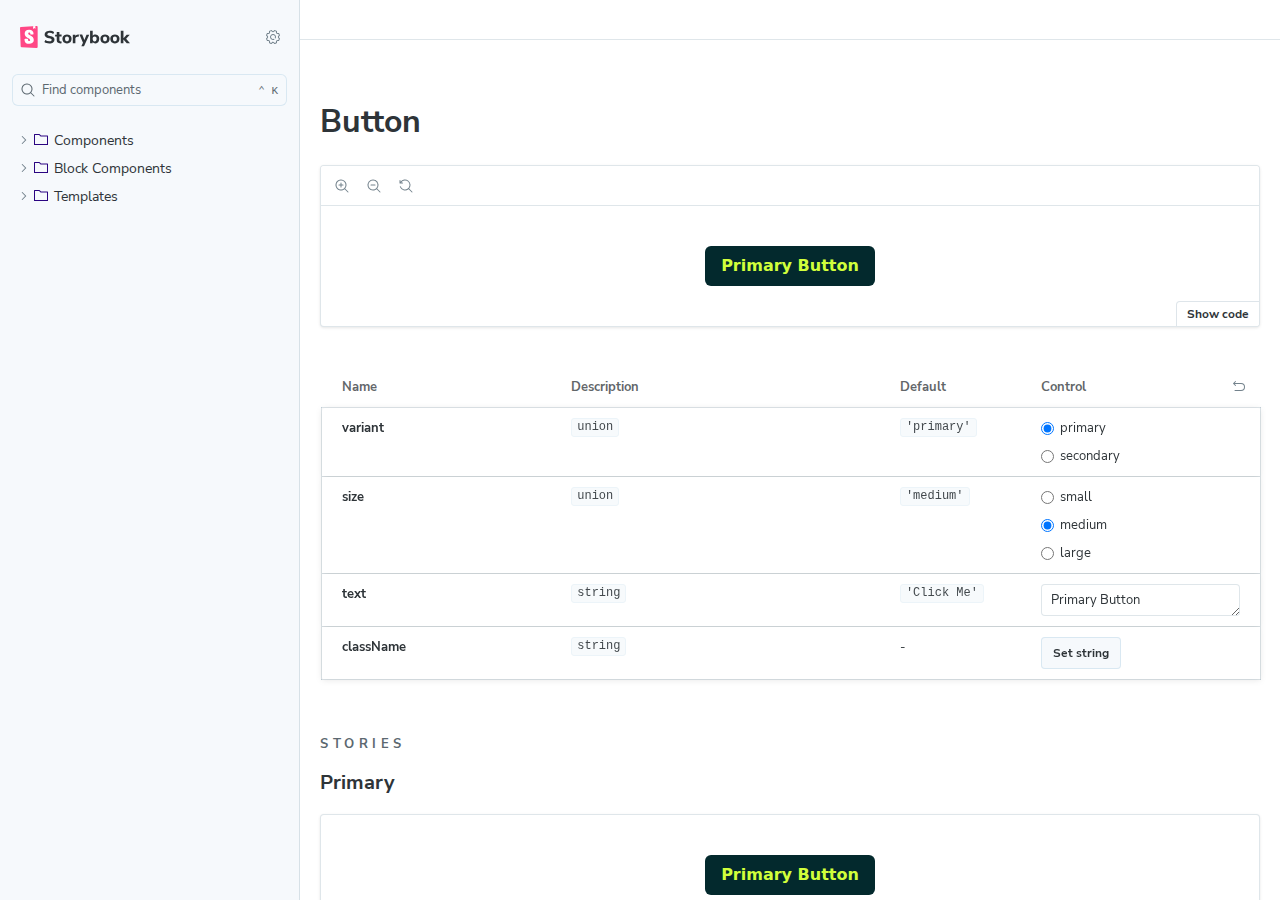
<file: components-storybook/index.html>
<!DOCTYPE html>
<html lang="en">
  <head>
    <meta charset="utf-8" />

    <title>@storybook/core - Storybook</title>
    <meta name="viewport" content="width=device-width, initial-scale=1, maximum-scale=1" />

    
    <link rel="icon" type="image/svg+xml" href="./favicon.svg" />
    
    <style>
      @font-face {
        font-family: 'Nunito Sans';
        font-style: normal;
        font-weight: 400;
        font-display: swap;
        src: url('./sb-common-assets/nunito-sans-regular.woff2') format('woff2');
      }

      @font-face {
        font-family: 'Nunito Sans';
        font-style: italic;
        font-weight: 400;
        font-display: swap;
        src: url('./sb-common-assets/nunito-sans-italic.woff2') format('woff2');
      }

      @font-face {
        font-family: 'Nunito Sans';
        font-style: normal;
        font-weight: 700;
        font-display: swap;
        src: url('./sb-common-assets/nunito-sans-bold.woff2') format('woff2');
      }

      @font-face {
        font-family: 'Nunito Sans';
        font-style: italic;
        font-weight: 700;
        font-display: swap;
        src: url('./sb-common-assets/nunito-sans-bold-italic.woff2') format('woff2');
      }
    </style>

    <link href="./sb-manager/runtime.js" rel="modulepreload" />

    
    <link href="./sb-addons/storybook-core-core-server-presets-0/common-manager-bundle.js" rel="modulepreload" />
    
    <link href="./sb-addons/essentials-controls-1/manager-bundle.js" rel="modulepreload" />
    
    <link href="./sb-addons/essentials-actions-2/manager-bundle.js" rel="modulepreload" />
    
    <link href="./sb-addons/essentials-docs-3/manager-bundle.js" rel="modulepreload" />
    
    <link href="./sb-addons/essentials-backgrounds-4/manager-bundle.js" rel="modulepreload" />
    
    <link href="./sb-addons/essentials-toolbars-5/manager-bundle.js" rel="modulepreload" />
    
    <link href="./sb-addons/essentials-measure-6/manager-bundle.js" rel="modulepreload" />
    
    <link href="./sb-addons/essentials-outline-7/manager-bundle.js" rel="modulepreload" />
    
    <link href="./sb-addons/viewport-8/manager-bundle.js" rel="modulepreload" />
    
    <link href="./sb-addons/apps-templates-sesimi-au-components-storybook-storybook-9/manager-bundle.js" rel="modulepreload" />
       

    <style>
      #storybook-root[hidden] {
        display: none !important;
      }
    </style>

    
  </head>
  <body>
    <div id="root"></div>

    
    <script>
      
        
          window['FEATURES'] = {
  "argTypeTargetsV7": true,
  "legacyDecoratorFileOrder": false,
  "disallowImplicitActionsInRenderV8": true
};
        
      
        
          window['REFS'] = {};
        
      
        
          window['LOGLEVEL'] = "info";
        
      
        
          window['DOCS_OPTIONS'] = {
  "defaultName": "Docs",
  "autodocs": "tag"
};
        
      
        
          window['CONFIG_TYPE'] = "PRODUCTION";
        
      
        
      
        
      
        
          window['TAGS_OPTIONS'] = {
  "dev-only": {
    "excludeFromDocsStories": true
  },
  "docs-only": {
    "excludeFromSidebar": true
  },
  "test-only": {
    "excludeFromSidebar": true,
    "excludeFromDocsStories": true
  }
};
        
      
        
          window['STORYBOOK_RENDERER'] = "react";
        
      
        
          window['STORYBOOK_BUILDER'] = "@storybook/builder-vite";
        
      
        
          window['STORYBOOK_FRAMEWORK'] = "@storybook/react-vite";
        
      
    </script>
    

    <script type="module">
      import './sb-manager/globals-runtime.js';
      
      
        import './sb-addons/storybook-core-core-server-presets-0/common-manager-bundle.js';
      
        import './sb-addons/essentials-controls-1/manager-bundle.js';
      
        import './sb-addons/essentials-actions-2/manager-bundle.js';
      
        import './sb-addons/essentials-docs-3/manager-bundle.js';
      
        import './sb-addons/essentials-backgrounds-4/manager-bundle.js';
      
        import './sb-addons/essentials-toolbars-5/manager-bundle.js';
      
        import './sb-addons/essentials-measure-6/manager-bundle.js';
      
        import './sb-addons/essentials-outline-7/manager-bundle.js';
      
        import './sb-addons/viewport-8/manager-bundle.js';
      
        import './sb-addons/apps-templates-sesimi-au-components-storybook-storybook-9/manager-bundle.js';
      
      
      import './sb-manager/runtime.js';
    </script>
  </body>
</html>
</file>
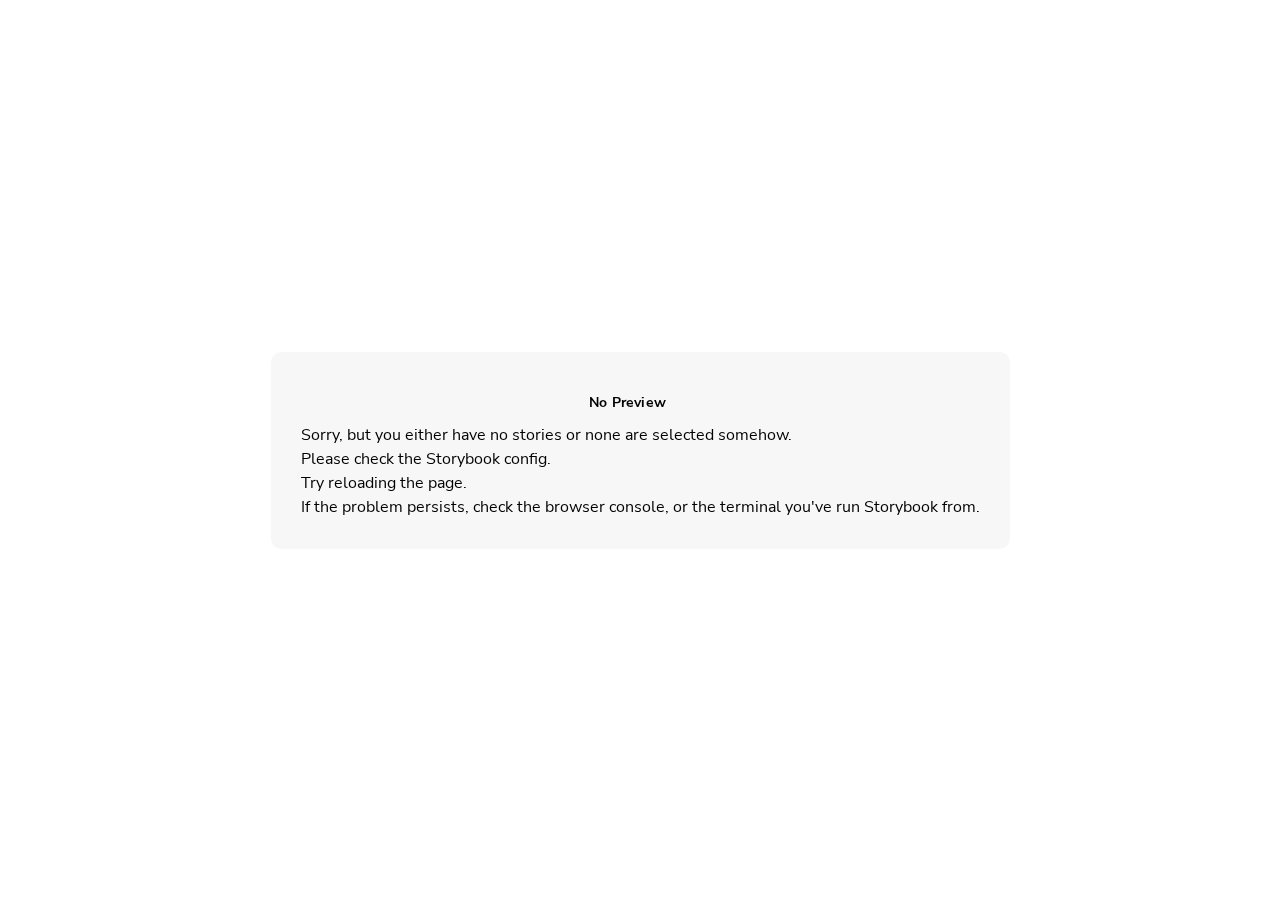
<file: components-storybook/iframe.html>
<!doctype html>
<!--suppress HtmlUnknownTarget -->
<html lang="en">
  <head>
    <meta charset="utf-8" />
    <title>Storybook</title>
    <meta name="viewport" content="width=device-width, initial-scale=1" />

    <style>
      @font-face {
        font-family: 'Nunito Sans';
        font-style: normal;
        font-weight: 400;
        font-display: swap;
        src: url('./sb-common-assets/nunito-sans-regular.woff2') format('woff2');
      }

      @font-face {
        font-family: 'Nunito Sans';
        font-style: italic;
        font-weight: 400;
        font-display: swap;
        src: url('./sb-common-assets/nunito-sans-italic.woff2') format('woff2');
      }

      @font-face {
        font-family: 'Nunito Sans';
        font-style: normal;
        font-weight: 700;
        font-display: swap;
        src: url('./sb-common-assets/nunito-sans-bold.woff2') format('woff2');
      }

      @font-face {
        font-family: 'Nunito Sans';
        font-style: italic;
        font-weight: 700;
        font-display: swap;
        src: url('./sb-common-assets/nunito-sans-bold-italic.woff2') format('woff2');
      }
    </style>

    <script>
      window.CONFIG_TYPE = 'PRODUCTION';
      window.LOGLEVEL = 'info';
      window.FRAMEWORK_OPTIONS = {"builder":{"viteConfigPath":"apps/templates/sesimi-au/components-storybook/vite.config.ts"}};
      window.CHANNEL_OPTIONS = {};
      window.FEATURES = {"argTypeTargetsV7":true,"legacyDecoratorFileOrder":false,"disallowImplicitActionsInRenderV8":true};
      window.STORIES = [{"titlePrefix":"","directory":"./apps/templates/sesimi-au/components-storybook/src","files":"**/*.stories.@(ts|tsx|mdx)","importPathMatcher":"^\\.[\\\\/](?:apps\\/templates\\/sesimi-au\\/components-storybook\\/src(?:\\/(?!\\.)(?:(?:(?!(?:^|\\/)\\.).)*?)\\/|\\/|$)(?!\\.)(?=.)[^/]*?\\.stories\\.(ts|tsx|mdx))$"}];
      window.DOCS_OPTIONS = {"defaultName":"Docs","autodocs":"tag"};
      window.TAGS_OPTIONS = {"dev-only":{"excludeFromDocsStories":true},"docs-only":{"excludeFromSidebar":true},"test-only":{"excludeFromSidebar":true,"excludeFromDocsStories":true}};

      

      // We do this so that "module && module.hot" etc. in Storybook source code
      // doesn't fail (it will simply be disabled)
      window.module = undefined;
      window.global = window;
    </script>
    <base target="_parent" />

<style>
  /* While we aren't showing the main block yet, but still preparing, we want everything the user
     has rendered, which may or may not be in #storybook-root, to be display none */
  .sb-show-preparing-story:not(.sb-show-main) > :not(.sb-preparing-story) {
    display: none;
  }

  .sb-show-preparing-docs:not(.sb-show-main) > :not(.sb-preparing-docs) {
    display: none;
  }

  /* Hide our own blocks when we aren't supposed to be showing them */
  :not(.sb-show-preparing-story) > .sb-preparing-story,
  :not(.sb-show-preparing-docs) > .sb-preparing-docs,
  :not(.sb-show-nopreview) > .sb-nopreview,
  :not(.sb-show-errordisplay) > .sb-errordisplay {
    display: none;
  }

  .sb-show-main.sb-main-centered {
    margin: 0;
    display: flex;
    align-items: center;
    min-height: 100vh;
  }

  .sb-show-main.sb-main-centered #storybook-root {
    box-sizing: border-box;
    margin: auto;
    padding: 1rem;
    max-height: 100%;
    /* Hack for centering correctly in IE11 */
  }

  /* Vertical centering fix for IE11 */
  @media screen and (-ms-high-contrast: none), (-ms-high-contrast: active) {
    .sb-show-main.sb-main-centered:after {
      content: '';
      min-height: inherit;
      font-size: 0;
    }
  }

  .sb-show-main.sb-main-fullscreen {
    margin: 0;
    padding: 0;
    display: block;
  }

  .sb-show-main.sb-main-padded {
    margin: 0;
    padding: 1rem;
    display: block;
    box-sizing: border-box;
  }

  .sb-wrapper {
    position: fixed;
    top: 0;
    bottom: 0;
    left: 0;
    right: 0;
    box-sizing: border-box;

    padding: 40px;
    font-family:
      'Nunito Sans',
      -apple-system,
      '.SFNSText-Regular',
      'San Francisco',
      BlinkMacSystemFont,
      'Segoe UI',
      'Helvetica Neue',
      Helvetica,
      Arial,
      sans-serif;
    -webkit-font-smoothing: antialiased;
    overflow: auto;
  }

  @media (max-width: 700px) {
    .sb-wrapper {
      padding: 20px;
    }
  }

  @media (max-width: 500px) {
    .sb-wrapper {
      padding: 10px;
    }
  }

  .sb-heading {
    font-size: 14px;
    font-weight: 600;
    letter-spacing: 0.2px;
    margin: 10px 0;
    padding-right: 25px;
  }

  .sb-nopreview {
    display: flex;
    align-content: center;
    justify-content: center;
    box-sizing: border-box;
  }

  .sb-nopreview_main {
    margin: auto;
    padding: 30px;
    border-radius: 10px;
    background: rgba(0, 0, 0, 0.03);
  }

  .sb-nopreview_heading {
    text-align: center;
  }

  .sb-errordisplay {
    background: #f6f9fc;
    color: black;
    z-index: 999999;
    width: 100vw;
    min-height: 100vh;
    box-sizing: border-box;

    & ol {
      padding-left: 18px;
      margin: 0;
    }

    & h1 {
      font-family: Nunito Sans;
      font-size: 22px;
      font-weight: 400;
      line-height: 30px;
      font-weight: normal;
      margin: 0;

      &::before {
        content: '';
        display: inline-block;
        width: 12px;
        height: 12px;
        background: #ff4400;
        border-radius: 50%;
        margin-right: 8px;
      }
    }

    & p,
    & ol {
      font-family: Nunito Sans;
      font-size: 14px;
      font-weight: 400;
      line-height: 19px;
      margin: 0;
    }

    & li + li {
      margin: 0;
      padding: 0;
      padding-top: 12px;
    }

    & a {
      color: currentColor;
    }
  }

  .sb-errordisplay_main {
    margin: auto;
    padding: 24px;
    display: flex;
    box-sizing: border-box;

    flex-direction: column;
    min-height: 100%;
    width: 100%;
    border-radius: 6px;
    background: white;
    border: 1px solid #ff0000;
    box-shadow: 0 0 64px rgba(0, 0, 0, 0.1);
    gap: 24px;
  }

  .sb-errordisplay_code {
    padding: 10px;
    flex: 1;
    background: #242424;
    color: #c6c6c6;
    box-sizing: border-box;

    font-size: 14px;
    font-weight: 400;
    line-height: 19px;
    border-radius: 4px;

    font-family: 'Operator Mono', 'Fira Code Retina', 'Fira Code', 'FiraCode-Retina', 'Andale Mono',
      'Lucida Console', Consolas, Monaco, monospace;
    margin: 0;
    overflow: auto;
  }

  .sb-errordisplay pre {
    white-space: pre-wrap;
    white-space: revert;
  }

  @-webkit-keyframes sb-rotate360 {
    from {
      transform: rotate(0deg);
    }

    to {
      transform: rotate(360deg);
    }
  }

  @keyframes sb-rotate360 {
    from {
      transform: rotate(0deg);
    }

    to {
      transform: rotate(360deg);
    }
  }

  @-webkit-keyframes sb-glow {
    0%,
    100% {
      opacity: 1;
    }

    50% {
      opacity: 0.4;
    }
  }

  @keyframes sb-glow {
    0%,
    100% {
      opacity: 1;
    }

    50% {
      opacity: 0.4;
    }
  }

  /* We display the preparing loaders *over* the rendering story */
  .sb-preparing-story,
  .sb-preparing-docs {
    background-color: white;
    /* Maximum possible z-index. It would be better to use stacking contexts to ensure it's always
    on top, but this isn't possible as it would require making CSS changes that could affect user code */
    z-index: 2147483647;
  }

  .sb-loader {
    -webkit-animation: sb-rotate360 0.7s linear infinite;
    animation: sb-rotate360 0.7s linear infinite;
    border-color: rgba(97, 97, 97, 0.29);
    border-radius: 50%;
    border-style: solid;
    border-top-color: #646464;
    border-width: 2px;
    display: inline-block;
    height: 32px;
    left: 50%;
    margin-left: -16px;
    margin-top: -16px;
    mix-blend-mode: difference;
    overflow: hidden;
    position: absolute;
    top: 50%;
    transition: all 200ms ease-out;
    vertical-align: top;
    width: 32px;
    z-index: 4;
  }

  .sb-previewBlock {
    background: #fff;
    border: 1px solid rgba(0, 0, 0, 0.1);
    border-radius: 4px;
    box-shadow: rgba(0, 0, 0, 0.1) 0 1px 3px 0;
    margin: 25px auto 40px;
    max-width: 600px;
  }

  .sb-previewBlock_header {
    align-items: center;
    box-shadow: rgba(0, 0, 0, 0.1) 0 -1px 0 0 inset;
    display: flex;
    gap: 14px;
    height: 40px;
    padding: 0 12px;
  }

  .sb-previewBlock_icon {
    -webkit-animation: sb-glow 1.5s ease-in-out infinite;
    animation: sb-glow 1.5s ease-in-out infinite;
    background: #e6e6e6;
    height: 14px;
    width: 14px;
  }

  .sb-previewBlock_icon:last-child {
    margin-left: auto;
  }

  .sb-previewBlock_body {
    -webkit-animation: sb-glow 1.5s ease-in-out infinite;
    animation: sb-glow 1.5s ease-in-out infinite;
    height: 182px;
    position: relative;
  }

  .sb-argstableBlock {
    border-collapse: collapse;
    border-spacing: 0;
    font-size: 13px;
    line-height: 20px;
    margin: 25px auto 40px;
    max-width: 600px;
    text-align: left;
    width: 100%;
  }

  .sb-argstableBlock th:first-of-type,
  .sb-argstableBlock td:first-of-type {
    padding-left: 20px;
  }

  .sb-argstableBlock th:nth-of-type(2),
  .sb-argstableBlock td:nth-of-type(2) {
    width: 35%;
  }

  .sb-argstableBlock th:nth-of-type(3),
  .sb-argstableBlock td:nth-of-type(3) {
    width: 15%;
  }

  .sb-argstableBlock th:last-of-type,
  .sb-argstableBlock td:last-of-type {
    width: 25%;
    padding-right: 20px;
  }

  .sb-argstableBlock th span,
  .sb-argstableBlock td span {
    -webkit-animation: sb-glow 1.5s ease-in-out infinite;
    animation: sb-glow 1.5s ease-in-out infinite;
    background-color: rgba(0, 0, 0, 0.1);
    border-radius: 0;
    box-shadow: none;
    color: transparent;
  }

  .sb-argstableBlock th {
    padding: 10px 15px;
  }

  .sb-argstableBlock-body {
    border-radius: 4px;
    box-shadow:
      rgba(0, 0, 0, 0.1) 0 1px 3px 1px,
      rgba(0, 0, 0, 0.065) 0 0 0 1px;
  }

  .sb-argstableBlock-body tr {
    background: transparent;
    overflow: hidden;
  }

  .sb-argstableBlock-body tr:not(:first-child) {
    border-top: 1px solid #e6e6e6;
  }

  .sb-argstableBlock-body tr:first-child td:first-child {
    border-top-left-radius: 4px;
  }

  .sb-argstableBlock-body tr:first-child td:last-child {
    border-top-right-radius: 4px;
  }

  .sb-argstableBlock-body tr:last-child td:first-child {
    border-bottom-left-radius: 4px;
  }

  .sb-argstableBlock-body tr:last-child td:last-child {
    border-bottom-right-radius: 4px;
  }

  .sb-argstableBlock-body td {
    background: #fff;
    padding-bottom: 10px;
    padding-top: 10px;
    vertical-align: top;
  }

  .sb-argstableBlock-body td:not(:first-of-type) {
    padding-left: 15px;
    padding-right: 15px;
  }

  .sb-argstableBlock-body button {
    -webkit-animation: sb-glow 1.5s ease-in-out infinite;
    animation: sb-glow 1.5s ease-in-out infinite;
    background-color: rgba(0, 0, 0, 0.1);
    border: 0;
    border-radius: 0;
    box-shadow: none;
    color: transparent;
    display: inline;
    font-size: 12px;
    line-height: 1;
    padding: 10px 16px;
  }

  .sb-argstableBlock-summary {
    margin-top: 4px;
  }

  .sb-argstableBlock-code {
    margin-right: 4px;
    margin-bottom: 4px;
    padding: 2px 5px;
  }
</style>

<script>
  /* globals window */
  /* eslint-disable no-underscore-dangle */
  try {
    if (window.top !== window) {
      window.__REACT_DEVTOOLS_GLOBAL_HOOK__ = window.top.__REACT_DEVTOOLS_GLOBAL_HOOK__;
      window.__VUE_DEVTOOLS_GLOBAL_HOOK__ = window.top.__VUE_DEVTOOLS_GLOBAL_HOOK__;
      window.top.__VUE_DEVTOOLS_CONTEXT__ = window.document;
    }
  } catch (e) {
    // eslint-disable-next-line no-console
    console.warn('unable to connect to top frame for connecting dev tools');
  }
</script>

    <script type="module" crossorigin src="./assets/iframe-BPtRRXTn.js"></script>
  </head>

  <body>
    <div class="sb-preparing-story sb-wrapper">
  <div class="sb-loader"></div>
</div>

<div class="sb-preparing-docs sb-wrapper">
  <div class="sb-previewBlock">
    <div class="sb-previewBlock_header">
      <div class="sb-previewBlock_icon"></div>
      <div class="sb-previewBlock_icon"></div>
      <div class="sb-previewBlock_icon"></div>
      <div class="sb-previewBlock_icon"></div>
    </div>
    <div class="sb-previewBlock_body">
      <div class="sb-loader"></div>
    </div>
  </div>
  <table aria-hidden="true" class="sb-argstableBlock">
    <thead class="sb-argstableBlock-head">
      <tr>
        <th><span>Name</span></th>
        <th><span>Description</span></th>
        <th><span>Default</span></th>
        <th><span>Control </span></th>
      </tr>
    </thead>
    <tbody class="sb-argstableBlock-body">
      <tr>
        <td><span>propertyName</span><span title="Required">*</span></td>
        <td>
          <div><span>This is a short description</span></div>
          <div class="sb-argstableBlock-summary">
            <div><span class="sb-argstableBlock-code">summary</span></div>
          </div>
        </td>
        <td>
          <div><span class="sb-argstableBlock-code">defaultValue</span></div>
        </td>
        <td><button>Set string</button></td>
      </tr>
      <tr>
        <td><span>propertyName</span><span>*</span></td>
        <td>
          <div><span>This is a short description</span></div>
          <div class="sb-argstableBlock-summary">
            <div><span class="sb-argstableBlock-code">summary</span></div>
          </div>
        </td>
        <td>
          <div><span class="sb-argstableBlock-code">defaultValue</span></div>
        </td>
        <td><button>Set string</button></td>
      </tr>
      <tr>
        <td><span>propertyName</span><span>*</span></td>
        <td>
          <div><span>This is a short description</span></div>
          <div class="sb-argstableBlock-summary">
            <div><span class="sb-argstableBlock-code">summary</span></div>
          </div>
        </td>
        <td>
          <div><span class="sb-argstableBlock-code">defaultValue</span></div>
        </td>
        <td><button>Set string</button></td>
      </tr>
    </tbody>
  </table>
</div>

<div class="sb-nopreview sb-wrapper">
  <div class="sb-nopreview_main">
    <h1 class="sb-nopreview_heading sb-heading">No Preview</h1>
    <p>Sorry, but you either have no stories or none are selected somehow.</p>
    <ul>
      <li>Please check the Storybook config.</li>
      <li>Try reloading the page.</li>
    </ul>
    <p>
      If the problem persists, check the browser console, or the terminal you've run Storybook from.
    </p>
  </div>
</div>

<div class="sb-errordisplay sb-wrapper">
  <div class="sb-errordisplay_main">
    <h1 id="error-message"></h1>
    <p>
      The component failed to render properly, likely due to a configuration issue in Storybook.
      Here are some common causes and how you can address them:
    </p>
    <ol>
      <li>
        <strong>Missing Context/Providers</strong>: You can use decorators to supply specific
        contexts or providers, which are sometimes necessary for components to render correctly. For
        detailed instructions on using decorators, please visit the
        <a href="https://storybook.js.org/docs/writing-stories/decorators"
          >Decorators documentation</a
        >.
      </li>
      <li>
        <strong>Misconfigured Webpack or Vite</strong>: Verify that Storybook picks up all necessary
        settings for loaders, plugins, and other relevant parameters. You can find step-by-step
        guides for configuring
        <a href="https://storybook.js.org/docs/builders/webpack">Webpack</a> or
        <a href="https://storybook.js.org/docs/builders/vite">Vite</a>
        with Storybook.
      </li>
      <li>
        <strong>Missing Environment Variables</strong>: Your Storybook may require specific
        environment variables to function as intended. You can set up custom environment variables
        as outlined in the
        <a href="https://storybook.js.org/docs/configure/environment-variables"
          >Environment Variables documentation</a
        >.
      </li>
    </ol>
    <pre class="sb-errordisplay_code"><code id="error-stack"></code></pre>
  </div>
</div>

    <div id="storybook-root"></div>
    <div id="storybook-docs"></div>
    <script>
      // eslint-disable-next-line no-underscore-dangle, @typescript-eslint/naming-convention
      function __onViteAppLoadingError(event) {
        const hostname = globalThis.location.hostname;
        if (hostname !== 'localhost' && globalThis.CONFIG_TYPE === 'DEVELOPMENT') {
          const message = `Failed to load the Storybook preview file 'vite-app.js':

It looks like you're visiting the Storybook development server on another hostname than localhost: '${hostname}', but you haven't configured the necessary security features to support this.
Please re-run your Storybook development server with the '--host ${hostname}' flag, or manually configure your Vite allowedHosts configuration with viteFinal.

See:`;
          const docs = [
            'https://storybook.js.org/docs/api/cli-options#dev',
            'https://storybook.js.org/docs/api/main-config/main-config-vite-final',
            'https://vite.dev/config/server-options.html#server-allowedhosts',
          ];
          console.error(`${message}\n${docs.map((doc) => `- ${doc}`).join('\n')}`);

          document.getElementById('storybook-root').innerHTML =
            `<p style="color: red; max-width: 70ch">${message.replaceAll(
              '\n',
              '<br/>'
            )}<ul>${docs.map((doc) => `<li><a href='${doc}' target='_blank'>${doc}</a></li>`).join('')}<ul></p>`;
          return;
        }
      }
    </script>
  </body>
</html>
</file>
